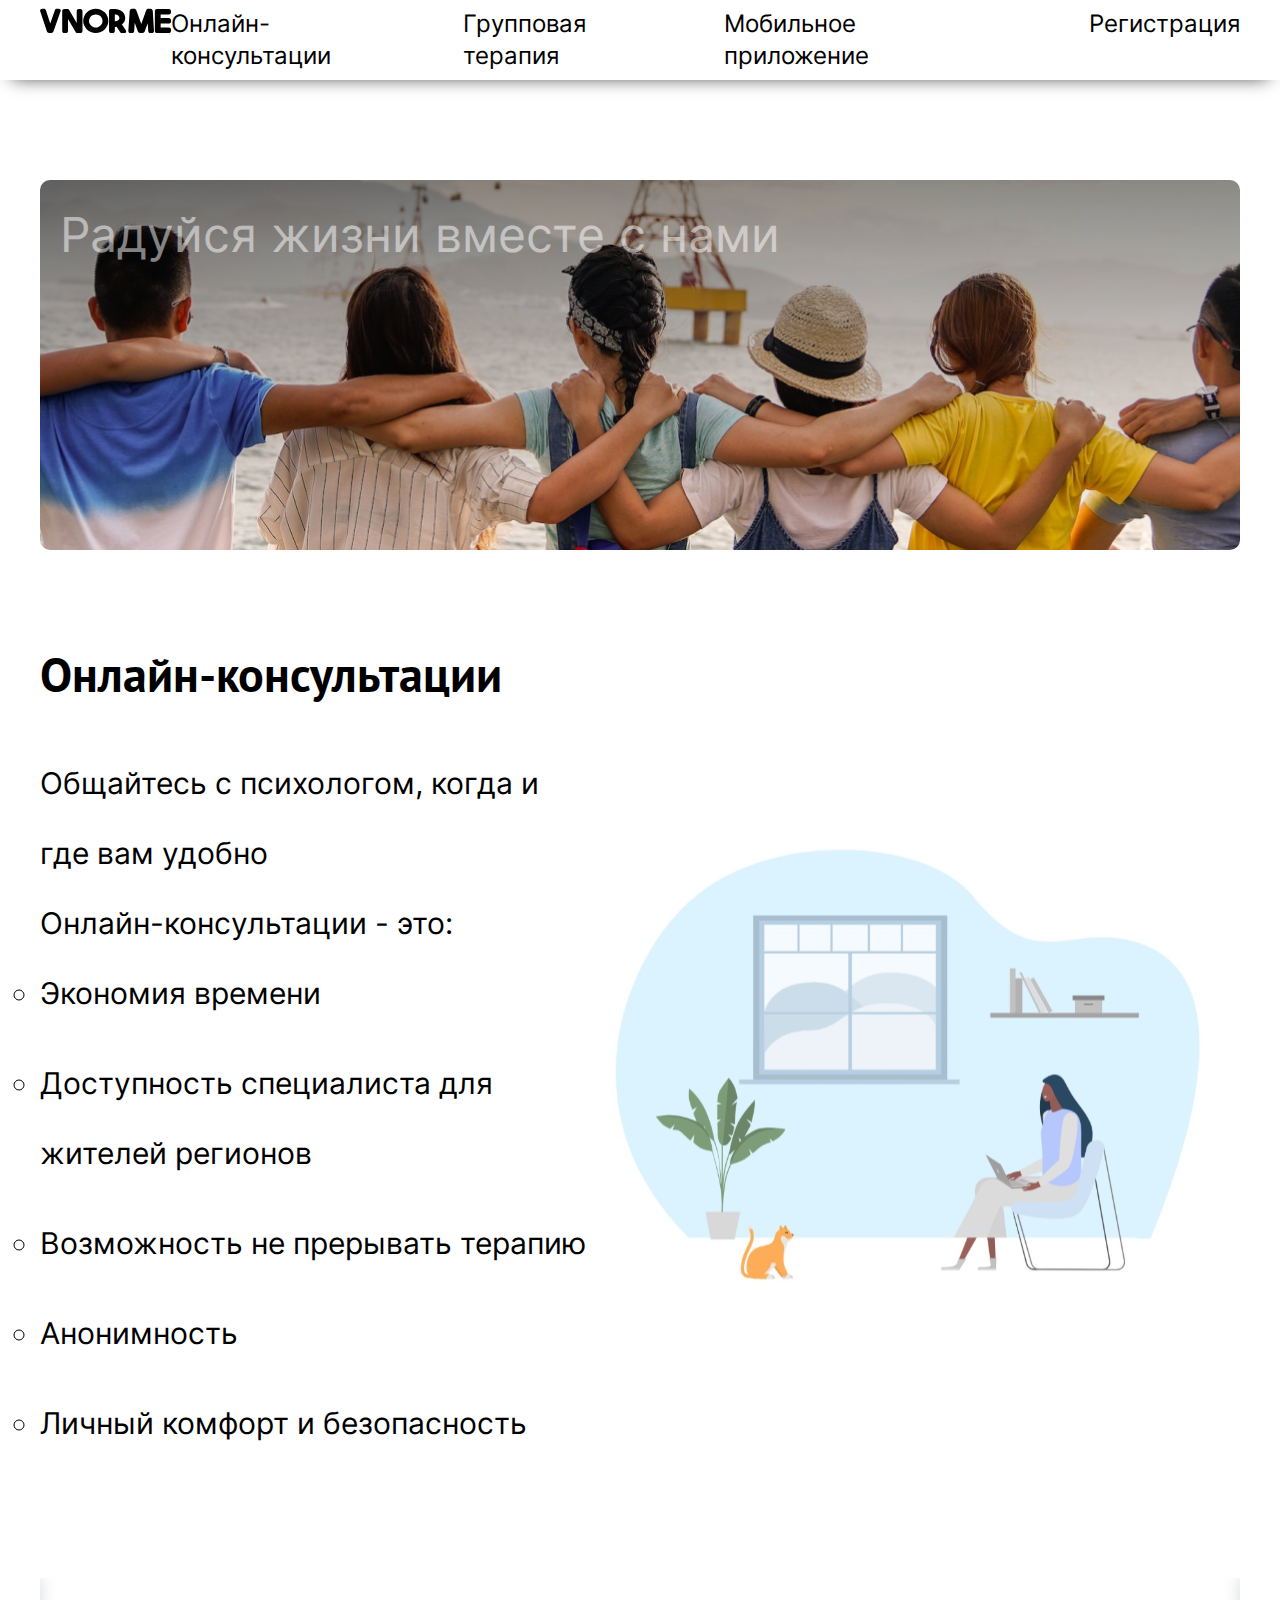
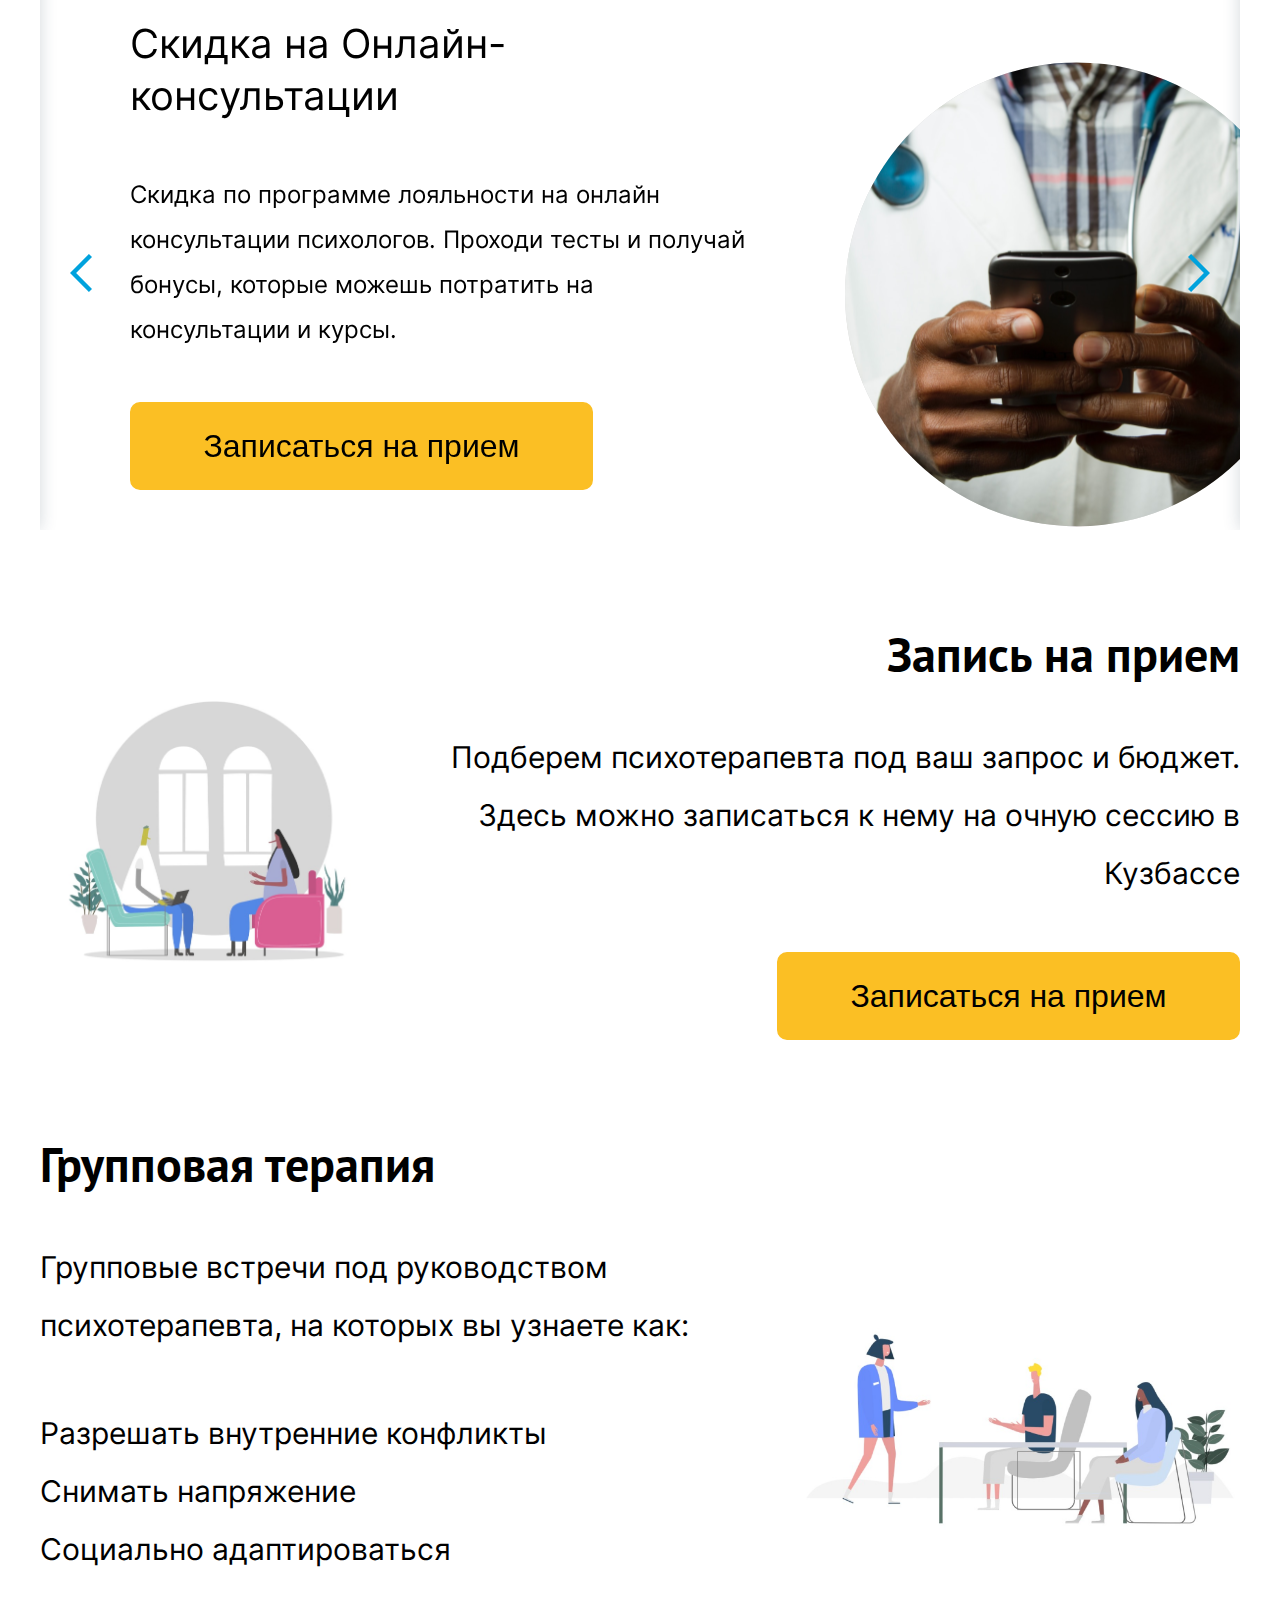
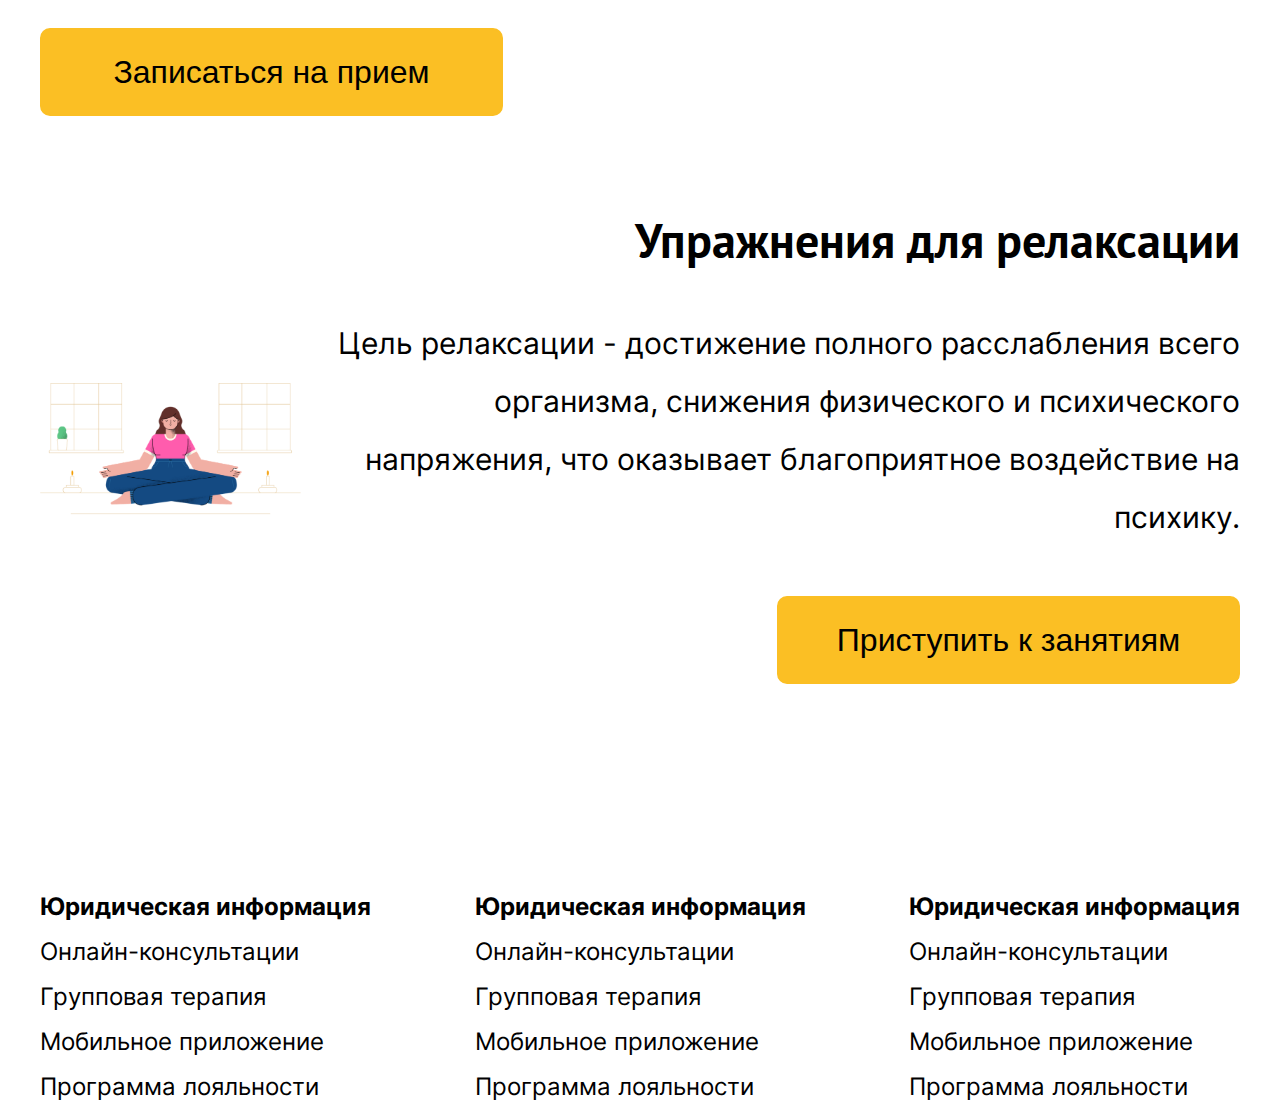
<file: index.html>
<!DOCTYPE html>
<html lang="ru">

<head>
   <meta charset="UTF-8">
   <meta name="viewport" content="width=device-width, initial-scale=1.0">
   <meta http-equiv="X-UA-Compatible" content="ie=edge">
   <meta name="theme-color" content="">
   <link rel="stylesheet" href="./css/fonts.css">
   <link rel="stylesheet" href="./css/reset.css">
   <link rel="stylesheet" href="./css/style.css">
   <title>VNORME</title>

   <!-- SLIDER -->

   <linK rel="stylesheet" href="./css/slick.css"/>

   <!-- STYLES -->

   <link rel="stylesheet" href="./css/reset.css">

</head>

<body>
   <header class="wrapper wrapper-header">
      <div class="header">
         <div class="logo">
            <img src="./images/logo.svg" alt="VNORME">
         </div>
         <nav>
            <ul class="menu">
               <li class="menu__item">
                  <a href="#" class="link">Онлайн-консультации</a>
               </li>
               <li class="menu__item">
                  <a href="#" class="link">Групповая терапия</a>
               </li>
               <li class="menu__item">
                  <a href="#" class="link">Мобильное приложение</a>
               </li>
               <li class="menu__item">
                  <a href="#" class="link">Регистрация</a>
               </li>
            </ul>
         </nav>
      </div>
   </header>

   <!-- SECTION BG -->

   <div class="wrapper">
      <div class="bg-pict">
         <div class="bg-pict__text">
            Радуйся жизни вместе с нами
         </div>
      </div>
   </div>

   <!-- SECION ONLINE-CONSULTATION -->

   <div class="wrapper">
      <div class="consult">
         <div class="consult__text">

            <h2 class="consult__title title_bold">
               Онлайн-консультации
            </h2>

            <p class="conslut__subtitle-list">
               Общайтесь с психологом, когда и где вам удобно <br>
               Онлайн-консультации - это:
            </p>

            <ul class="consult__list list">
               <li class="list__item">
                  Экономия времени
               </li>
               <li class="list__item">
                  Доступность специалиста для жителей регионов
               </li>
               <li class="list__item">
                  Возможность не прерывать терапию
               </li>
               <li class="list__item">
                  Анонимность
               </li>
               <li class="list__item">
                  Личный комфорт и безопасность
               </li>
            </ul>

         </div>

         <div class="consult__image">
            <img src="./images/consult.svg" alt="Онлайн-консультации">
         </div>

      </div>
   </div>

   <!-- SECTION SLIDER -->

   <div class="wrapper">
      <div class="slid">
         <div class="slid__item card">
            <div class="card__text">
               <h3 class="card__title">
                  Скидка на Онлайн-консультации
               </h3>
               <p class="card__subtitle">
                  Скидка по программе лояльности на онлайн консультации психологов. 
                  Проходи тесты и получай бонусы, которые можешь потратить на консультации и курсы.
               </p>
               <button class="button-order">Записаться на прием</button>
            </div>
            <div class="card__picture">
               <img src="./images/slider.svg" alt="консультации">
            </div>
         </div>

         <div class="slid__item card">
            <div class="card__text">
               <h3 class="card__title">
                  Скидка на Онлайн-консультации
               </h3>
               <p class="card__subtitle">
                  Скидка по программе лояльности на онлайн консультации психологов. 
                  Проходи тесты и получай бонусы, которые можешь потратить на консультации и курсы.
               </p>
               <button class="button-order">Записаться на прием</button>
            </div>
            <div class="card__picture">
               <img src="./images/slider.svg" alt="консультации">
            </div>
         </div>

         <div class="slid__item card">
            <div class="card__text">
               <h3 class="card__title">
                  Скидка на Онлайн-консультации
               </h3>
               <p class="card__subtitle">
                  Скидка по программе лояльности на онлайн консультации психологов. 
                  Проходи тесты и получай бонусы, которые можешь потратить на консультации и курсы.
               </p>
               <button class="button-order">Записаться на прием</button>
            </div>
            <div class="card__picture">
               <img src="./images/slider.svg" alt="консультации">
            </div>
         </div>
      </div>
   </div>

   <!-- SECTION POSTS -->
   <section class="wrapper">

      <div class="post">
         <div class="post__image">
            <img src="images/offline.jpg" alt="offline doctor" loading="lazy">
         </div>
         <div class="post__text">
            <h2 class="post__title title_bold">Запись на прием</h2>
            <div class="post__subtitle text_reg">Подберем психотерапевта под ваш запрос и бюджет.
               Здесь можно записаться к нему на очную сессию в Кузбассе
            </div>
            <button class="post__btn button-order">Записаться на прием</button>
         </div>
      </div>

      <div class="post">
         <div class="post__text post__text_left">
            <h2 class="post__title title_bold">Групповая терапия</h2>
            <div class="post__subtitle text_reg">
               <div class="title-list">Групповые встречи под руководством психотерапевта, на которых вы узнаете как:
               </div>
               <ul class="post__list">
                  <li>Разрешать внутренние конфликты</li>
                  <li>Снимать напряжение</li>
                  <li>Социально адаптироваться</li>
               </ul>
            </div>
            <button class="post__btn button-order">Записаться на прием</button>
         </div>
         <div class="post__image">
            <img src="images/group.png" alt="offline doctor" loading="lazy">
         </div>
      </div>

      <div class="post">
         <div class="post__image">
            <img src="images/relax.png" alt="just relax" loading="lazy">
         </div>
         <div class="post__text">
            <h2 class="post__title title_bold">Упражнения для релаксации</h2>
            <div class="post__subtitle text_reg">
               Цель релаксации - достижение полного расслабления всего организма, снижения физического и психического
               напряжения, что оказывает благоприятное воздействие на психику.
            </div>
            <button class="post__btn button-order">Приступить к занятиям</button>
         </div>
      </div>
   </section>

   <!-- FOOTER -->

   <footer class="wrapper">
      <div class="footer">
         <ul class="footer__item nav">
            <li class="nav__item nav__item_bold">
               Юридическая информация
            </li>
            <li class="nav__item"><a href="#" class="nav__link">Онлайн-консультации</a></li>
            <li class="nav__item"><a href="#" class="nav__link">Групповая терапия</a></li>
            <li class="nav__item"><a href="#" class="nav__link">Мобильное приложение</a></li>
            <li class="nav__item"><a href="#" class="nav__link">Программа лояльности</a></li>
         </ul>
         <ul class="footer__item nav">
            <li class="nav__item nav__item_bold">
               Юридическая информация
            </li>
            <li class="nav__item"><a href="#" class="nav__link">Онлайн-консультации</a></li>
            <li class="nav__item"><a href="#" class="nav__link">Групповая терапия</a></li>
            <li class="nav__item"><a href="#" class="nav__link">Мобильное приложение</a></li>
            <li class="nav__item"><a href="#" class="nav__link">Программа лояльности</a></li>
         </ul>
         <ul class="footer__item nav">
            <li class="nav__item nav__item_bold">
               Юридическая информация
            </li>
            <li class="nav__item"><a href="#" class="nav__link">Онлайн-консультации</a></li>
            <li class="nav__item"><a href="#" class="nav__link">Групповая терапия</a></li>
            <li class="nav__item"><a href="#" class="nav__link">Мобильное приложение</a></li>
            <li class="nav__item"><a href="#" class="nav__link">Программа лояльности</a></li>
         </ul>
      </div>
   </footer>

   <!-- SLIDER SCRIPTS -->

   <script defer src="https://code.jquery.com/jquery-3.6.0.min.js"
        integrity="sha256-/xUj+3OJU5yExlq6GSYGSHk7tPXikynS7ogEvDej/m4=" crossorigin="anonymous"></script>
    <script defer src="scripts/slick.min.js"></script>
    <script defer src="scripts/slider.js"></script>
</body>

</html>
</file>
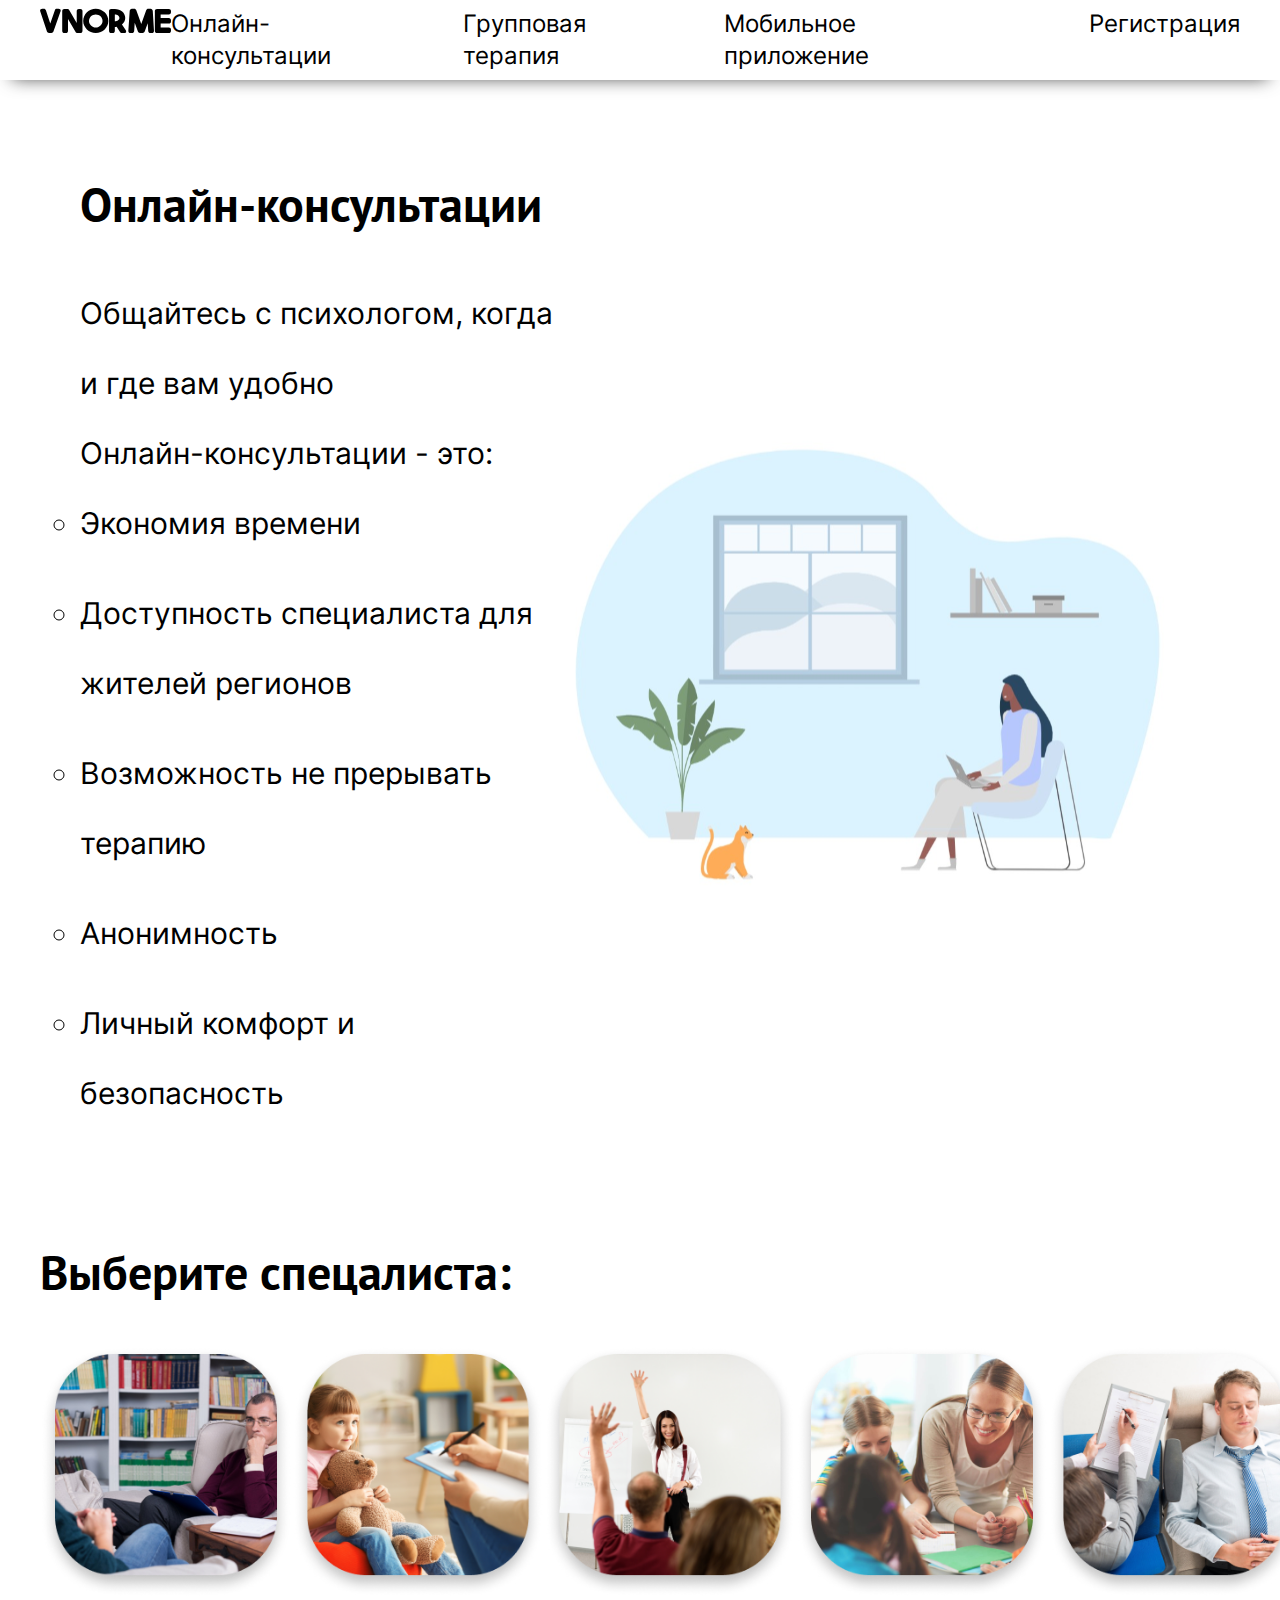
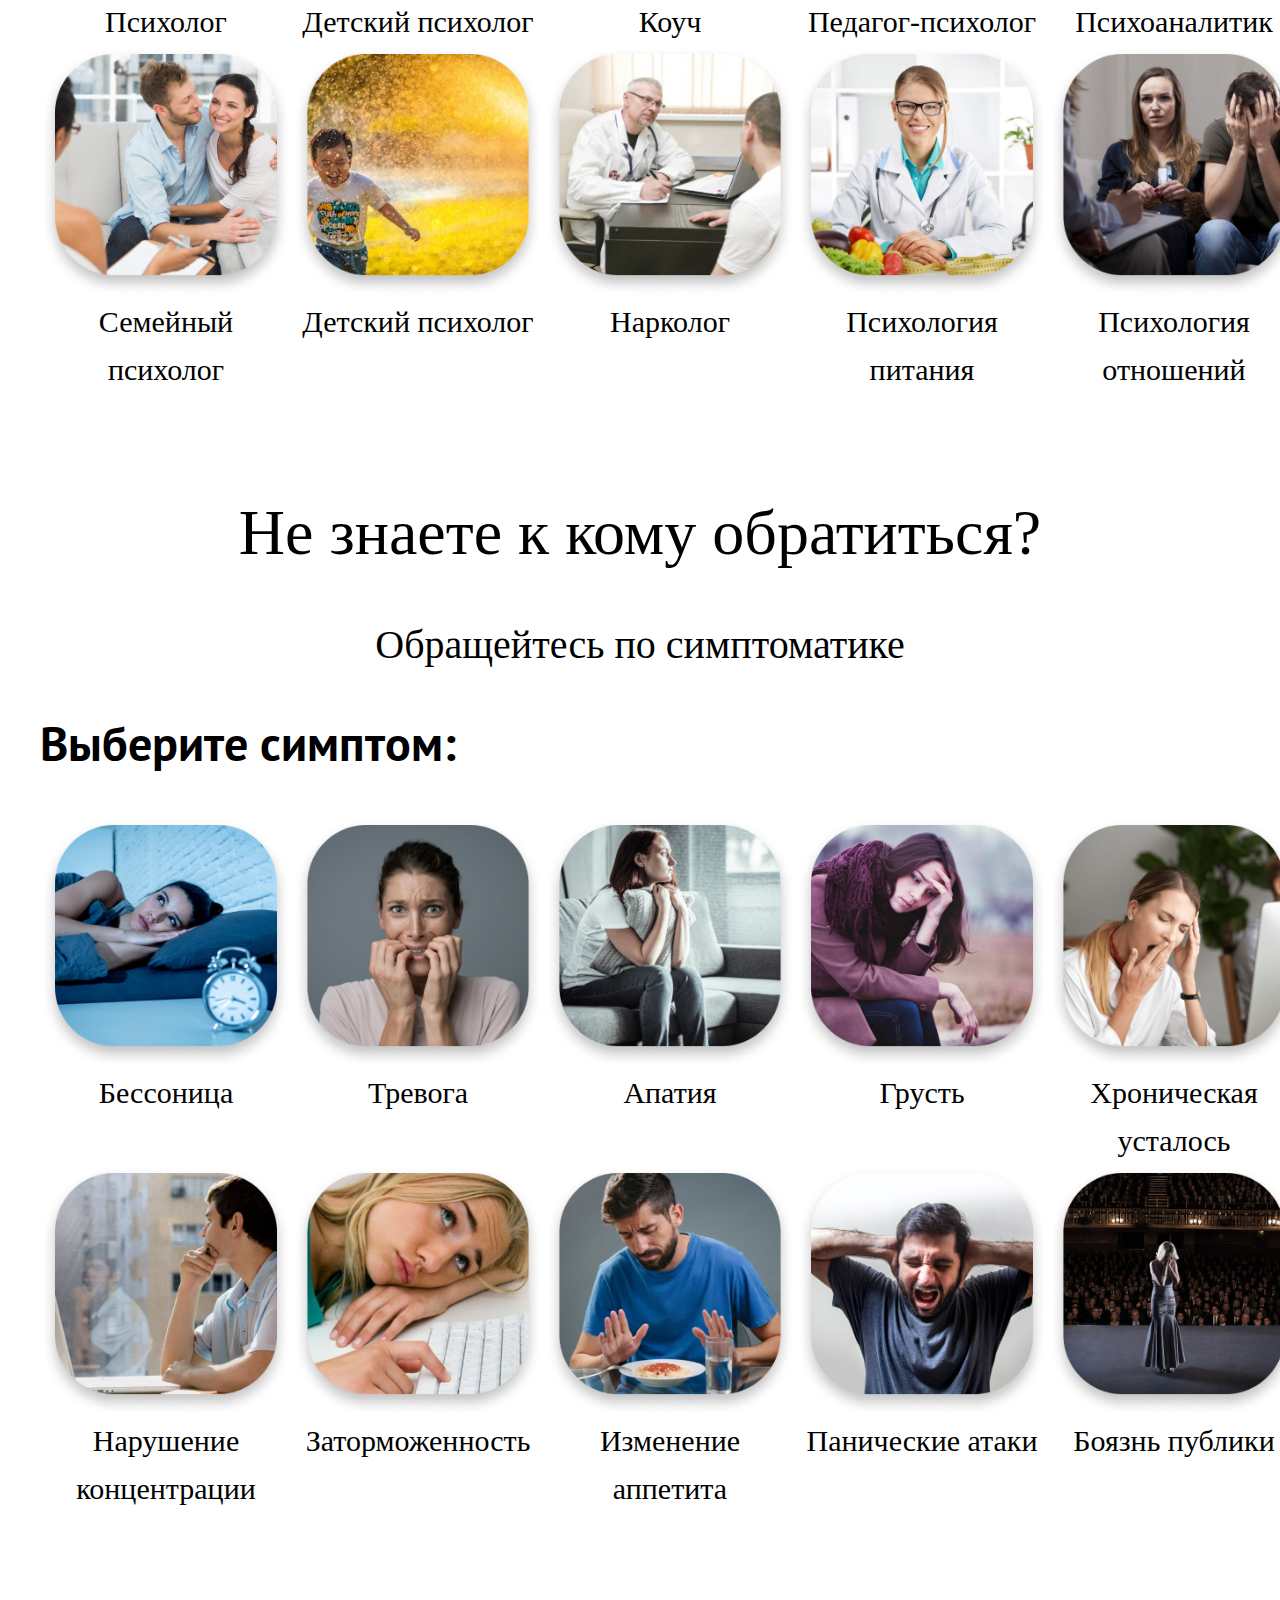
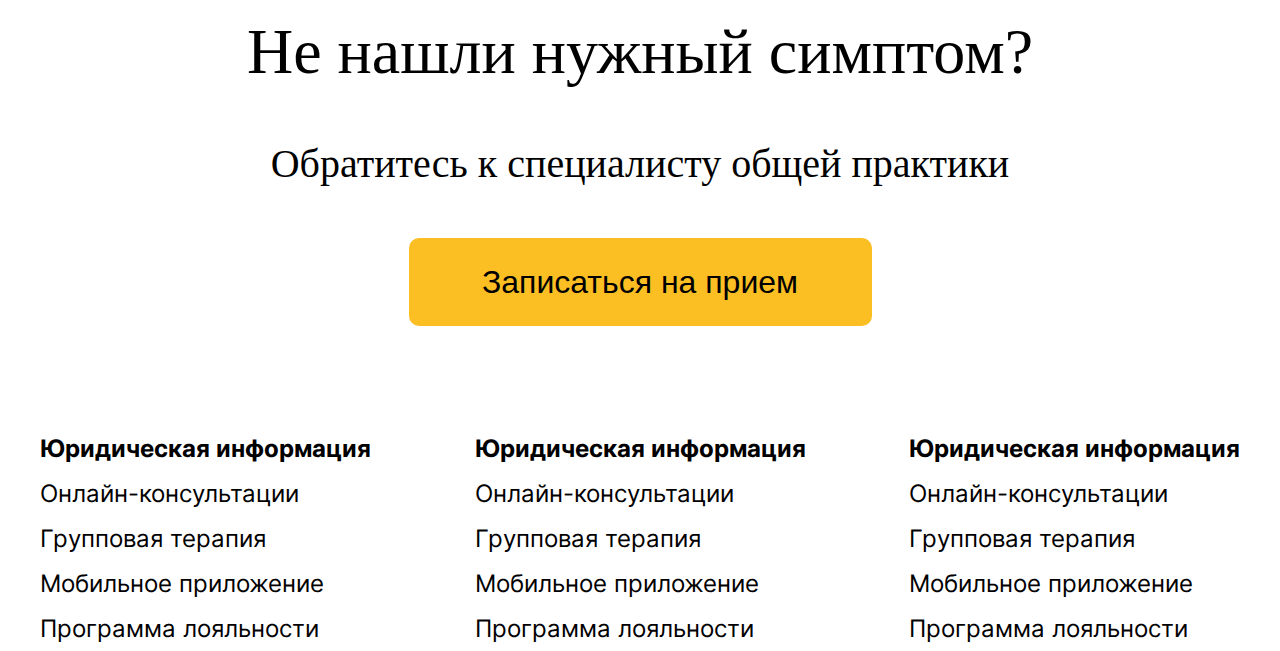
<file: online.html>
<!DOCTYPE html>
<html lang="en">
<head>
   <meta charset="UTF-8">
   <meta name="viewport" content="width=device-width, initial-scale=1.0">
   <meta http-equiv="X-UA-Compatible" content="ie=edge">
   <meta name="theme-color" content="">
   <link rel="shortcut icon" href="">
   <link rel="stylesheet" href="./css/fonts.css">
   <link rel="stylesheet" href="./css/reset.css">
   <link rel="stylesheet" href="./css/style.css">
   <title>Online consultation</title>
</head>
<body>
    <header class="wrapper wrapper-header">
        <div class="header">
           <div class="logo">
              <img src="./images/logo.svg" alt="VNORME">
           </div>
           <nav>
              <ul class="menu">
                 <li class="menu__item">
                    <a href="#" class="link">Онлайн-консультации</a>
                 </li>
                 <li class="menu__item">
                    <a href="#" class="link">Групповая терапия</a>
                 </li>
                 <li class="menu__item">
                    <a href="#" class="link">Мобильное приложение</a>
                 </li>
                 <li class="menu__item">
                    <a href="#" class="link">Регистрация</a>
                 </li>
              </ul>
           </nav>
        </div>
     </header>
    <main class="wrapper">
        <section>
            <div class="wrapper">
                <div class="consult">
                   <div class="consult__text">
             
                      <h2 class="consult__title title_bold">
                         Онлайн-консультации
                      </h2>
                      
                      <p class="conslut__subtitle-list">
                         Общайтесь с психологом, когда и где вам удобно <br>
                         Онлайн-консультации - это: 
                      </p>
             
                      <ul class="consult__list list">
                         <li class="list__item">
                            Экономия времени
                         </li>
                         <li class="list__item">
                            Доступность специалиста для жителей регионов
                         </li>
                         <li class="list__item">
                            Возможность не прерывать терапию 
                         </li>
                         <li class="list__item">
                            Анонимность 
                         </li>
                         <li class="list__item">
                            Личный комфорт и безопасность
                         </li>
                      </ul>
             
                   </div>
             
                   <div class="consult__image">
                      <img src="./images/consult.svg" alt="Онлайн-консультации">
                   </div>
             
                </div>
             </div>
        </section>
        <section class="">
            <h2 class="post__title title_bold">Выберите спецалиста:</h2>
            <div class="online">
                <div class="online__block__group">
                    <div class="">
                        <div class="online__img">
                            <img src="images/doc.png" alt="" loading="lazy" width="252" height="252">
                        </div>
                        <div class="online__mini__title">Психолог</div>
                    </div>
                    <div class="">
                        <div class="online__img">
                            <img src="images/child.png" alt="" loading="lazy" width="252" height="252">
                        </div>
                        <div class="online__mini__title">Детский психолог</div>
                    </div>
                    <div class="">
                        <div class="online__img">
                            <img src="images/couch.png" alt="" loading="lazy" width="252" height="252">
                        </div>
                        <div class="online__mini__title">Коуч</div>
                    </div>
                    <div class="">
                        <div class="online__img">
                            <img src="images/ped.png" alt="" loading="lazy" width="252" height="252">
                        </div>
                        <div class="online__mini__title">Педагог-психолог</div>
                    </div>
                    <div class="">
                        <div class="online__img">
                            <img src="images/psicho.png" alt="" loading="lazy" width="252" height="252">
                        </div>
                        <div class="online__mini__title">Психоаналитик</div>
                    </div>
                    <div class="">
                        <div class="online__img">
                            <img src="images/sex.png" alt="" loading="lazy" width="252" height="252">
                        </div>
                        <div class="online__mini__title">Сексолог</div>
                    </div>
                </div>
                <div class="online__block__group">
                    <div class="">
                        <div class="online__img">
                            <img src="images/fam.png" alt="" loading="lazy" width="252" height="252">
                        </div>
                        <div class="online__mini__title">Семейный психолог</div>
                    </div>
                    <div class="">
                        <div class="online__img">
                            <img src="images/chilr.png" alt="" loading="lazy" width="252" height="252">
                        </div>
                        <div class="online__mini__title">Детский психолог</div>
                    </div>
                    <div class="">
                        <div class="online__img">
                            <img src="images/nark.png" alt="" loading="lazy" width="252" height="252">
                        </div>
                        <div class="online__mini__title">Нарколог</div>
                    </div>
                    <div class="">
                        <div class="online__img">
                            <img src="images/food.png" alt="" loading="lazy" width="252" height="252">
                        </div>
                        <div class="online__mini__title">Психология питания</div>
                    </div>
                    <div class="">
                        <div class="online__img">
                            <img src="images/love.png" alt="" loading="lazy" width="252" height="252">
                        </div>
                        <div class="online__mini__title">Психология отношений</div>
                    </div>
                    <div class="">
                        <div class="online__img">
                            <img src="images/zoo.png" alt="" loading="lazy" width="252" height="252">
                        </div>
                        <div class="online__mini__title">Зоопсихолог</div>
                    </div>
                </div>
            
        </div>
            </section>
        </section>
        <section>
            <h1 class="online__title">Не знаете к кому обратиться?</h1>
            <h2 class="online__subtitle">Обращейтесь по симптоматике</h2>
            <h2 class="post__title title_bold">Выберите симптом:</h2>
            <div class="online__block__group">
                <div class="">
                    <div class="online__img">
                        <img src="images/unsleep.png" alt="" loading="lazy" width="252" height="252">
                    </div>
                    <div class="online__mini__title">Бессоница</div>
                </div>
                <div class="">
                    <div class="online__img">
                        <img src="images/trev.png" alt="" loading="lazy" width="252" height="252">
                    </div>
                    <div class="online__mini__title">Тревога</div>
                </div>
                <div class="">
                    <div class="online__img">
                        <img src="images/apaty.png" alt="" loading="lazy" width="252" height="252">
                    </div>
                    <div class="online__mini__title">Апатия</div>
                </div>
                <div class="">
                    <div class="online__img">
                        <img src="images/sad.png" alt="" loading="lazy" width="252" height="252">
                    </div>
                    <div class="online__mini__title">Грусть</div>
                </div>
                <div class="">
                    <div class="online__img">
                        <img src="images/ust.png" alt="" loading="lazy" width="252" height="252">
                    </div>
                    <div class="online__mini__title">Хроническая усталось</div>
                </div>
                <div class="">
                    <div class="online__img">
                        <img src="images/neyv.png" alt="" loading="lazy" width="252" height="252">
                    </div>
                    <div class="online__mini__title">Неуверенность</div>
                </div>
            </div>
            <div class="online__block__group">
                <div class="">
                    <div class="online__img">
                        <img src="images/conc.png" alt="" loading="lazy" width="252" height="252">
                    </div>
                    <div class="online__mini__title">Нарушение концентрации</div>
                </div>
                <div class="">
                    <div class="online__img">
                        <img src="images/slovly.png" alt="" loading="lazy" width="252" height="252">
                    </div>
                    <div class="online__mini__title">Заторможенность</div>
                </div>
                <div class="">
                    <div class="online__img">
                        <img src="images/feed.png" alt="" loading="lazy" width="252" height="252">
                    </div>
                    <div class="online__mini__title">Изменение аппетита</div>
                </div>
                <div class="">
                    <div class="online__img">
                        <img src="images/atac.png" alt="" loading="lazy" width="252" height="252">
                    </div>
                    <div class="online__mini__title">Панические атаки</div>
                </div>
                <div class="">
                    <div class="online__img">
                        <img src="images/public.png" alt="" loading="lazy" width="252" height="252">
                    </div>
                    <div class="online__mini__title">Боязнь публики</div>
                </div>
                <div class="">
                    <div class="online__img">
                        <img src="images/nerv.png" alt="" loading="lazy" width="252" height="252">
                    </div>
                    <div class="online__mini__title">Нервное истощение</div>
                </div>
            </div>
            <div class="online">
            
        </div>
        </section>
        <section class="online__lastSection">
            <h1 class="online__title">Не нашли нужный симптом?</h1>
            <h2 class="online__subtitle">Обратитесь к специалисту общей практики</h2>
            <button class="post__btn button-order">Записаться на прием</button>
        </section>
    </main>
    <footer class="wrapper">
        <div class="footer">
            <ul class="footer__item nav">
               <li class="nav__item nav__item_bold">
                  Юридическая информация
               </li>
               <li class="nav__item"><a href="#" class="nav__link">Онлайн-консультации</a></li>
               <li class="nav__item"><a href="#" class="nav__link">Групповая терапия</a></li>
               <li class="nav__item"><a href="#" class="nav__link">Мобильное приложение</a></li>
               <li class="nav__item"><a href="#" class="nav__link">Программа лояльности</a></li>
            </ul>
            <ul class="footer__item nav">
               <li class="nav__item nav__item_bold">
                  Юридическая информация
               </li>
               <li class="nav__item"><a href="#" class="nav__link">Онлайн-консультации</a></li>
               <li class="nav__item"><a href="#" class="nav__link">Групповая терапия</a></li>
               <li class="nav__item"><a href="#" class="nav__link">Мобильное приложение</a></li>
               <li class="nav__item"><a href="#" class="nav__link">Программа лояльности</a></li>
            </ul>
            <ul class="footer__item nav">
               <li class="nav__item nav__item_bold">
                  Юридическая информация
               </li>
               <li class="nav__item"><a href="#" class="nav__link">Онлайн-консультации</a></li>
               <li class="nav__item"><a href="#" class="nav__link">Групповая терапия</a></li>
               <li class="nav__item"><a href="#" class="nav__link">Мобильное приложение</a></li>
               <li class="nav__item"><a href="#" class="nav__link">Программа лояльности</a></li>
            </ul>
         </div>
    </footer>
</body>
</html>
</file>
<file: css/fonts.css>
@font-face {
	font-family: 'InterRegular';
    src: url('../fonts/Inter/Inter-Regular.woff2') format('woff2'),
         url('../fonts/Inter/Inter-Regular.woff') format('woff'),
         url('../fonts/Inter/Inter-Regular.otf') format('otf');
    font-weight: normal;
    font-style: normal;
}

@font-face {
	font-family: 'InterBold';
    src: url('../fonts/Inter/Inter-Bold.woff2') format('woff2'),
         url('../fonts/Inter/Inter-Bold.woff') format('woff'),
         url('../fonts/Inter/Inter-Bold.otf') format('otf');
    font-weight: 700;
    font-style: normal;
}

@font-face {
	font-family: 'PT_SansRegular';
    src: url('../fonts/PT_Sans/PT_Sans-Web-Regular.woff2') format('woff2'),
         url('../fonts/PT_Sans/PT_Sans-Web-Regular.woff') format('woff'),
         url('../fonts/PT_Sans/PT_Sans-Web-Regular.otf') format('otf');
    font-weight: normal;
    font-style: normal;
}

@font-face {
	font-family: 'PT_SansBold';
    src: url('../fonts/PT_Sans/PT_Sans-Web-Bold.woff2') format('woff2'),
         url('../fonts/PT_Sans/PT_Sans-Web-Bold.woff') format('woff'),
         url('../fonts/PT_Sans/PT_Sans-Web-Bold.otf') format('otf');
    font-weight: 700;
    font-style: normal;
}
</file>
<file: css/style.css>
/* MAIN STYLE */

:root{
  /* Главный текст */
  --main-font: 'InterRegular'; 
  /* Жирный главный текст */
  --bold-main-font: 'InterBold';
  /* Дополнительный текст (для заголовков) */
  --text-font: 'PT_SansRegular';
  /* Дополнительный жирный текст */
  --text-bold-font: 'PT_SansBold';

  --btn-color: #FBBF24;
}

.title_bold{
  font-size: 48px;
  margin-bottom: 50px;
  font-family: var(--text-bold-font);
}

body{
  font-family: var(--main-font) !important;
  overflow-x: hidden;
}

.wrapper{
  max-width: 1860px;
  padding: 0px 40px;
  height: auto;
  margin: auto;
}

.wrapper-header{
  display: flex;
  align-items: center;
  height: 80px;
  -webkit-box-shadow: 0px 10px 18px -12px rgba(0,0,0,0.75);
  -moz-box-shadow: 0px 10px 18px -12px rgba(0,0,0,0.75);
  box-shadow: 0px 10px 18px -12px rgba(0,0,0,0.75);
  margin-bottom: 100px;
}

.link{
  text-decoration: none;
  font-size: 24px;
  font-family: var(--main-font);
  line-height: 32px;
  outline: none;
  color: #000000;
}

.list{
  list-style-type: circle;
  font-size: 30px;
  line-height: 70px;
}

.list > li {
  margin-bottom: 20px;
}

.button-order{
  height: 88px;
  max-width: 463px;
  width: 100%;
  font-size: 32px;
  background-color: var(--btn-color);
  border: 2px solid var(--btn-color);
  border-radius: 10px;
  padding: 24px 41px;
  transition: .3s;
  cursor: pointer;
}

.button-order:hover{
  background-color: transparent;
}

/* SECTION HEADER */

.header{
  display: flex;
  justify-content: space-between;
  width: 100%;
}

.menu{
  display: flex;
}

.menu__item{
  margin-right: 50px;
}


.menu__item:nth-child(3){
  margin-right: 100px;
}

.menu__item:last-child{
  margin-right: 0px;
}

/* SECTION MAIN-BG */

.bg-pict{
  position: relative;
  width: 100%;
  height: 370px;
  background: url('../images/bg.png') center center no-repeat;
  background-size: cover;
  border-radius: 10px;
  margin-bottom: 100px;
}

.bg-pict__text{
  position: absolute;
  font-size: 48px;
  line-height: 70px;
  color: #FFFFFF;
  opacity: 0.5;
  top: 20px;
  left: 20px;
}

/* SECTION CONSULT */

.consult{
  display: flex;
  justify-content: space-between;
  align-items: center;
  margin-bottom: 100px;
}
.conslut__subtitle-list{
  font-size: 30px;
  line-height: 70px;
}

/* SECTION SLIDER */

.slid{
  position: relative;
  margin-bottom: 100px;
}

.card{
  display: flex !important;
  justify-content: space-between;
  max-width: 1528px;
  width: 100%;
  margin: auto;
  box-shadow: 0px 0px 16px 0px rgba(34, 60, 80, 0.2);
  overflow: hidden;
}

.card__text{
  padding: 40px 90px;
}

.card__title{
  font-size: 40px;
  line-height: 52px;
  margin-bottom: 50px;
}

.card__subtitle{
  font-size: 24px;
  line-height: 45px;
  margin-bottom: 50px;
}

.card__picture{
  max-width: 800px;
  width: 100%;
}

.card__picture > img {
  width: 100%;
  height: 100%;
}

/* ARROW SLIDER */

.prev, .next{
  position: absolute;
  top: 50%;
  left: 100%;
  width: 22px;
  height: 38px;
  background: url('../images/arrow.svg');
  transform: translateX(calc(-100% - 30px));
  cursor: pointer;
  z-index: 1;
}

.prev{
  left: 0%;
  transform: rotate(180deg) translateX(-30px);
}


/* SECTION "POSTS" */

.post{
  display: flex;
  align-items: center;
  margin-bottom: 100px;
}

.post__text{
  max-width: 1057px;
  width: auto;
  display: flex;
  flex-direction: column;
  align-items: flex-end;
  text-align: right;
}

.post__text_left{
  align-items: flex-start;
  text-align: left;
}

.post__image{
  flex-grow: 1;
}

.post__image img{
  width: 100%;;
}

.post__title{
  font-size: 48px;
  margin-bottom: 50px;
}

.post__subtitle{
  font-size: 30px;
  margin-bottom: 50px;
  line-height: 58px;
}

.title-list{
  margin-bottom: 50px;
}

/* FOOTER */

.footer{
  display: flex;
  flex-direction: row;
  justify-content: space-between;
  align-items: flex-start;
  padding-top: 100px;
}

.nav__item{
  font-size: 24px;
  line-height: 45px;
}

.nav__item_bold{
  font-family: var(--bold-main-font);
}

.nav__link{
  text-decoration: none;
  outline: none;
  transition: .3s;
  color: #000000;
}

.nav__link:hover{
  opacity: .5;
}


.online__block__group {
  display: flex;
  justify-content: space-between;
}

.online__title {
  font-family: 'Inter';
  font-style: normal;
  font-weight: 400;
  font-size: 64px;
  line-height: 77px;
  text-align: center;
  padding-top: 100px ;
}

.online__subtitle {
  font-family: 'Inter';
  font-style: normal;
  font-weight: 400;
  font-size: 40px;
  line-height: 48px;
  text-align: center;
  padding-top: 50px;
  padding-bottom: 50px;
}

.online__lastSection {
  display: flex;
  flex-direction: column;
  justify-content: center;
  align-items: center;
}

.online__img {
  border-radius: 67px;
  overflow: hidden;
  width: 252px;
  height: 252px;
}

.online__mini__title {
  font-family: 'Inter';
  font-style: normal;
  font-weight: 400;
  font-size: 30px;
  line-height: 48px;
  text-align: center;
  width: 252px;
}
</file>
